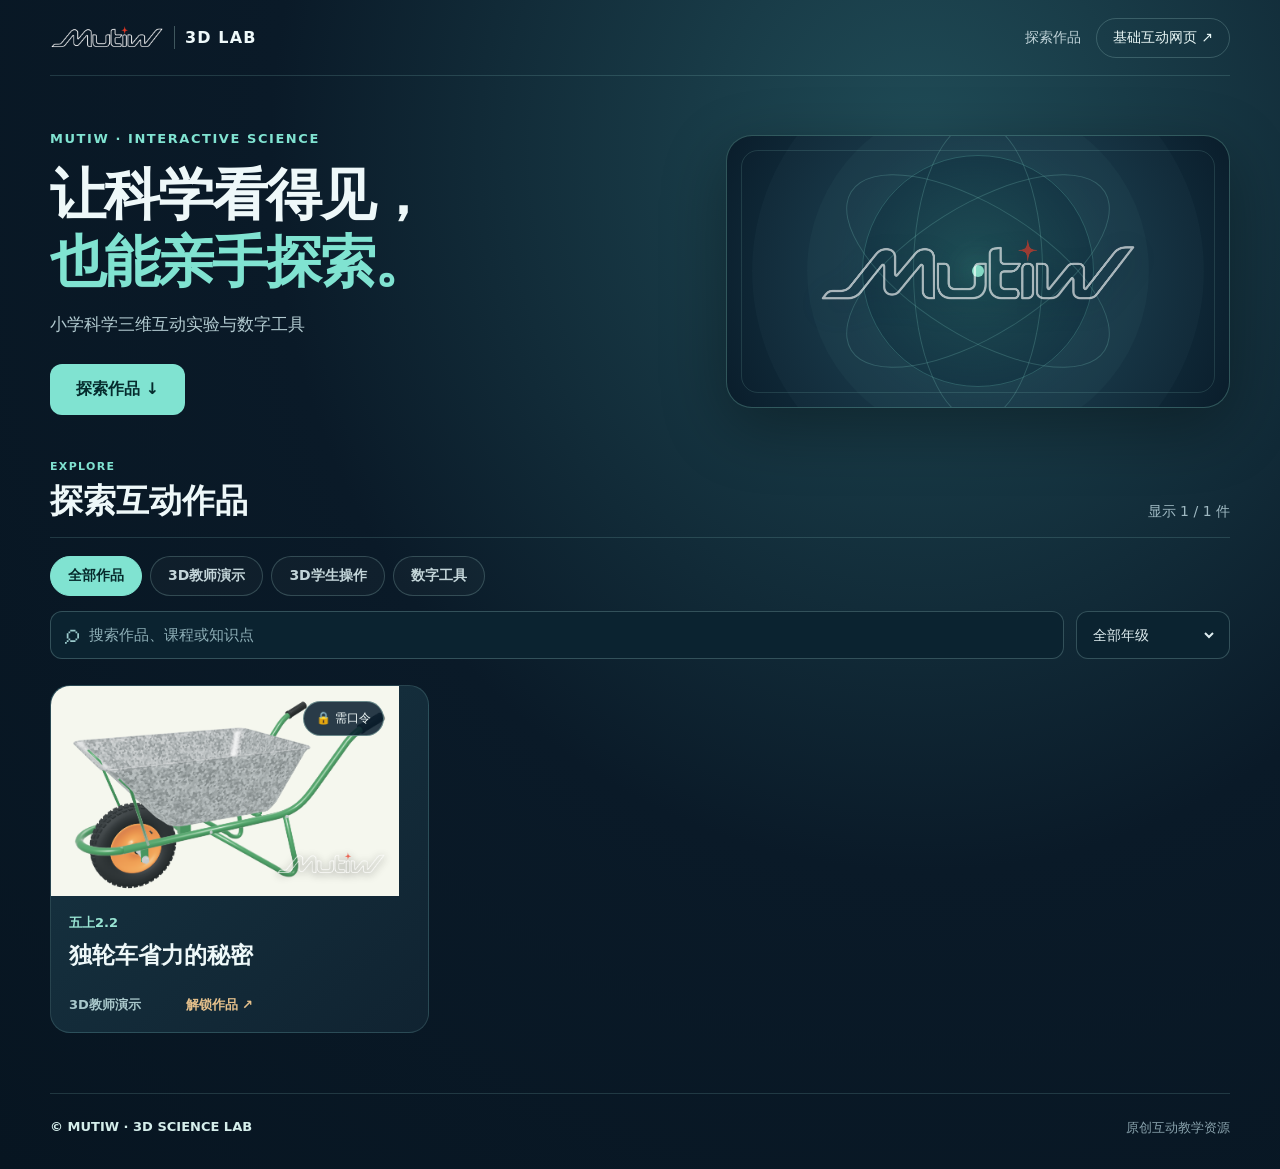
<file: index.html>
<!doctype html>
<html lang="zh-CN">
<head>
<meta charset="utf-8">
<meta name="viewport" content="width=device-width,initial-scale=1,viewport-fit=cover">
<meta name="theme-color" content="#071722">
<meta name="description" content="MUTIW 3D 科学实验室：原创三维互动教学作品与数字工具。">
<title>3D 科学实验室 · MUTIW</title>
<style>
:root{color-scheme:dark;--bg:#081722;--card:#142b39;--mint:#80e3d1;--line:#9ddbd42b;--text:#eef8f9;--muted:#a6bbc4;--gold:#e6c18c}
*{box-sizing:border-box}html{scroll-behavior:smooth}[hidden]{display:none!important}
body{margin:0;min-height:100vh;color:var(--text);font-family:"Microsoft YaHei","PingFang SC",system-ui,sans-serif;background:radial-gradient(ellipse at 72% 13%,#204c57 0,#0a1a28 50%,#071521 100%)}
button,input{font:inherit}button{cursor:pointer}button:focus-visible,a:focus-visible,input:focus-visible{outline:3px solid var(--mint);outline-offset:3px}a{color:inherit;text-decoration:none}
.wrap{width:min(1180px,calc(100% - 52px));margin:auto}
.header{height:78px;display:flex;align-items:center;justify-content:space-between;border-bottom:1px solid var(--line)}
.logo{display:flex;align-items:center;gap:10px;font-size:16px;font-weight:900;letter-spacing:.07em}
.logo .wordmark{width:114px;height:45px;object-fit:contain;display:block}.logo .brand-divider{height:23px;width:1px;background:#a0c4c35c}.logo .brand-name{white-space:nowrap}
.nav{display:flex;align-items:center;gap:15px;font-size:14px;color:#c0d3d9}.nav a:hover{color:var(--mint)}
.nav .backlink{padding:10px 16px;border:1px solid #aadad33c;border-radius:99px;color:#e9f7f6}
.hero{display:grid;grid-template-columns:.95fr 1.05fr;gap:40px;align-items:center;padding:44px 0 52px}
.eyebrow{display:inline-block;color:var(--mint);font-size:13px;font-weight:800;letter-spacing:.12em}
h1{margin:15px 0 14px;font-size:clamp(40px,5vw,64px);line-height:1.16;letter-spacing:-.045em}
h1 em{font-style:normal;color:var(--mint)}
.lead{max-width:550px;margin:0;color:#b1c9cf;font-size:clamp(16px,1.5vw,18px);line-height:1.75}
.hero-actions{margin-top:25px;display:flex;align-items:center;gap:15px;flex-wrap:wrap}
.primary{border:0;background:var(--mint);color:#052b2d;font-weight:900;border-radius:12px;padding:15px 26px;display:inline-block}
.primary:hover{background:#b2ffee}
.art{height:258px;border-radius:26px;overflow:hidden;border:1px solid #8bdbc94a;background:radial-gradient(circle at 50% 50%,#28706b50 0,#183846 40%,#0a1d2b 100%);position:relative;box-shadow:0 20px 65px #0005}
.art:before{content:"";position:absolute;left:50%;top:50%;width:230px;height:230px;border:1px solid #7ce2d13b;border-radius:50%;transform:translate(-50%,-50%);box-shadow:0 0 0 55px #a1f2e607,0 0 0 110px #a1f2e606}.art:after{content:"";position:absolute;inset:14px;border:1px solid #9de2d124;border-radius:17px;pointer-events:none}
.art .brand-watermark{width:90%;height:100%;margin:auto;display:block;object-fit:contain;position:relative;z-index:1;opacity:.75;filter:drop-shadow(0 9px 22px #0009)}
.library{padding-bottom:60px}.library-head{display:flex;align-items:end;justify-content:space-between;gap:20px;border-bottom:1px solid var(--line);padding-bottom:16px;margin-bottom:24px}
h2{font-size:clamp(25px,2.6vw,35px);margin:0;line-height:1.25}.count{font-size:14px;color:#9fb9c2}
.grid{display:grid;grid-template-columns:repeat(3,minmax(0,1fr));gap:22px}
.work{color:inherit;text-align:left;border:1px solid var(--line);border-radius:20px;overflow:hidden;background:linear-gradient(140deg,#173543,#102331);padding:0;transition:transform .2s,border-color .2s,box-shadow .2s}
.work:hover{transform:translateY(-5px);border-color:#7ce0d39c;box-shadow:0 24px 45px #0010188c}
.cover{height:210px;position:relative;overflow:hidden;background:#1b3c4a}.cover img{width:100%;height:100%;object-fit:cover;display:block;transition:transform .35s}.work:hover .cover img{transform:scale(1.045)}.cover:after{content:"";position:absolute;right:13px;bottom:11px;width:110px;height:43px;background:url("./assets/mutiw-wordmark.svg") center/contain no-repeat;opacity:.78;filter:drop-shadow(0 2px 4px #000c);pointer-events:none}
.tag{position:absolute;top:15px;right:15px;padding:8px 12px;font-size:12px;background:#071c2cda;border:1px solid #c0f3e56b;border-radius:99px;color:#f0f9f8}
.work-body{padding:20px}.type{font-size:12px;color:var(--mint);font-weight:800;letter-spacing:.06em}.work h3{font-size:23px;line-height:1.3;margin:9px 0 10px}
.foot{display:flex;align-items:center;justify-content:space-between;color:#9ab9c1;font-size:12px;margin-top:17px}.foot strong{color:var(--gold);font-size:13px}
.empty{border:1px dashed #accdc750;border-radius:20px;text-align:center;color:var(--muted);padding:50px 20px;line-height:1.9}
footer{padding:25px 0 32px;border-top:1px solid var(--line);display:flex;gap:15px;justify-content:space-between;color:#88a1ab;font-size:13px}footer strong{color:#d5eeeb}
.shade{position:fixed;inset:0;z-index:40;display:grid;place-items:center;padding:22px;background:#04121bdb;backdrop-filter:blur(9px)}
.dialog{width:min(100%,430px);max-height:calc(100vh - 28px);max-height:calc(100dvh - 28px);overflow-y:auto;padding:30px;background:linear-gradient(145deg,#193846,#102330);border:1px solid #89e1d363;border-radius:25px;box-shadow:0 35px 95px #0009;position:relative}
.x{border:0;background:#ffffff15;color:#f5ffff;border-radius:11px;font-size:23px;width:37px;height:37px;line-height:1}.dialog>.x{position:absolute;right:23px;top:23px}
.lock-symbol{height:54px;width:54px;display:grid;place-items:center;border:1px solid #83e4d369;border-radius:17px;background:#78dac723;color:#8fe9d6;font-size:28px;margin-bottom:21px}
.dialog h2{font-size:26px;padding-right:24px}.dialog p{font-size:14px;line-height:1.7;color:#aac4cc}
.dialog label{font-size:13px;font-weight:800;display:block;margin:25px 0 10px}.passline{display:flex;gap:9px}
.passline input{min-width:0;width:100%;height:53px;padding:0 14px;border:1px solid #9ac5c66b;border-radius:11px;background:#071e2d;color:white}.passline button{white-space:nowrap;padding:0 19px}
.error{min-height:18px!important;margin:13px 0 0!important;color:#ffc0ac!important}

/* 牛顿摆：传递运动的科学加载动画 */
.science-loader{padding:8px 0 2px;text-align:center}
.cradle{position:relative;width:240px;height:171px;margin:5px auto 0;background:radial-gradient(ellipse at 50% 78%,#62d7c917,transparent 70%)}
.cradle .beam{position:absolute;left:10px;right:10px;top:12px;height:9px;border-radius:9px;background:linear-gradient(180deg,#c2fbef,#327a83);box-shadow:0 2px 10px #70e7d133}
.cradle .pendulum{position:absolute;top:20px;width:40px;height:136px;transform-origin:20px 0}
.cradle .pendulum:before{content:"";position:absolute;top:0;left:19px;width:2px;height:99px;background:linear-gradient(#bafbf0,#448994)}
.cradle .pendulum:after{content:"";position:absolute;top:98px;left:0;width:40px;height:40px;border-radius:50%;border:1px solid #baf9f3a3;background:radial-gradient(circle at 30% 24%,#fff6c8 0,#b4fae9 14%,#63c9bb 48%,#236c79 80%,#14465e 100%);box-shadow:inset -5px -5px 9px #063d4b80,0 5px 12px #020e1670}
.cradle .p1{left:20px;animation:cradle-left 2.45s ease-in-out infinite}
.cradle .p2{left:60px}.cradle .p3{left:100px}.cradle .p4{left:140px}
.cradle .p5{left:180px;animation:cradle-right 2.45s ease-in-out infinite}
@keyframes cradle-left{0%,100%{transform:rotate(-28deg)}20%,62%{transform:rotate(0deg)}84%{transform:rotate(-28deg)}}
@keyframes cradle-right{0%,20%,62%,100%{transform:rotate(0deg)}41%{transform:rotate(28deg)}}
.science-note{color:var(--mint);font-size:12px;letter-spacing:.08em;margin:0 0 15px}
.loading-message{color:#effaf8!important;font-size:17px!important;font-weight:800;margin:0 0 14px!important}
.load-track{height:9px;overflow:hidden;border-radius:100px;border:1px solid #8cd7cd30;background:#091d2a;position:relative}
.load-fill{display:block;height:100%;width:0;border-radius:100px;background:linear-gradient(90deg,#50cdb8,#b8ffde);transition:width .2s ease;box-shadow:0 0 15px #7debd099}
.load-track.indeterminate .load-fill{width:36%!important;animation:science-progress 1.5s ease-in-out infinite}
@keyframes science-progress{0%{transform:translateX(-110%)}100%{transform:translateX(310%)}}
.loading-detail{color:#aac7c9!important;font-size:12px!important;min-height:20px;margin:11px 0 0!important}
@media(prefers-reduced-motion:reduce){.cradle .pendulum,.load-track.indeterminate .load-fill{animation:none!important}.cradle .p1{transform:rotate(-17deg)}.cradle .p5{transform:rotate(17deg)}}

.viewer{position:fixed;z-index:30;inset:0;background:#0c1a27;display:flex;flex-direction:column}.viewerbar{height:64px;background:#0b2531;display:flex;align-items:center;gap:14px;padding:0 17px;border-bottom:1px solid var(--line)}
.viewerbar button{color:var(--text);background:#ffffff12;border:1px solid #ffffff20;padding:10px 14px;border-radius:10px}.viewerbar strong{font-size:16px;overflow:hidden;white-space:nowrap;text-overflow:ellipsis}.spacer{flex:1}.viewer iframe{width:100%;flex:1;border:0;background:#0c2230}

/* 2026 首页导航重构：类别 × 年级 × 搜索，保留原解锁器 */
.sr-only{position:absolute;width:1px;height:1px;overflow:hidden;clip:rect(0,0,0,0);white-space:nowrap}
.header{min-height:76px;height:auto;padding:11px 0}
.hero{padding:52px 0 45px;grid-template-columns:1.12fr .88fr;gap:34px}
.hero h1{font-size:clamp(36px,4.35vw,59px);line-height:1.2;letter-spacing:-.035em;white-space:nowrap}
.hero .lead{font-size:17px;line-height:1.7}
.hero .art{height:273px;isolation:isolate;background:radial-gradient(circle at 50% 50%,#225b5d77 0,#143343 49%,#0a1d2b 100%)}
.hero .art .brand-watermark{width:64%;opacity:.64;filter:drop-shadow(0 8px 14px #071f32b8)}
.hero .art .atom-orbit{position:absolute;border:1px solid #8bdccc38;border-radius:50%;left:50%;top:50%;width:300px;height:130px;transform:translate(-50%,-50%) rotate(-32deg)}
.hero .art .orbit-b{transform:translate(-50%,-50%) rotate(32deg)}
.hero .art .orbit-c{transform:translate(-50%,-50%) rotate(90deg)}
.hero .art .atom-core{position:absolute;left:50%;top:50%;width:12px;height:12px;transform:translate(-50%,-50%);background:#8ee7cf;border-radius:50%;box-shadow:0 0 30px #74e5ccbb}
.library-head{margin-bottom:18px;padding-bottom:16px;align-items:end}
.library-head .eyebrow{display:block;font-size:11px;margin-bottom:7px}
.finder{display:flex;flex-direction:column;gap:15px;margin-bottom:26px}
.type-filters{display:flex;gap:8px;flex-wrap:wrap}
.filter{border:1px solid #a8dad53b;background:#ffffff07;color:#c3d5d9;padding:10px 17px;border-radius:999px;font-size:14px;font-weight:700;transition:background .15s,border-color .15s}
.filter:hover{border-color:#85d9ca;color:#effffc}
.filter.active{background:var(--mint);border-color:var(--mint);color:#062a2c}
.find-tools{display:flex;gap:12px;align-items:center}
.search-field,.grade-field{display:flex;align-items:center;height:48px;background:#0b2330;border:1px solid #a8d7d241;border-radius:12px}
.search-field{flex:1;min-width:150px;padding:0 14px;gap:8px}
.search-symbol{font-size:28px;line-height:1;transform:translateY(-2px);color:#9bcbcc}
.search-field input{width:100%;height:100%;outline:none;border:0;color:#edf9fa;background:transparent;font-size:15px}
.search-field input::placeholder{color:#8eafb7}
.search-field:focus-within,.grade-field:focus-within{border-color:var(--mint);box-shadow:0 0 0 2px #8de7d12f}
.grade-field{min-width:154px;padding:0 12px}
.grade-field select{height:100%;width:100%;border:0;background:transparent;color:#dfedf0;cursor:pointer;font:inherit;font-size:14px;outline:0}
.grade-field select option{background:#122b38;color:#e7f8f6}
.work{display:flex;flex-direction:column}
.work-body{flex:1;display:flex;flex-direction:column;padding:18px}
.work .foot{margin-top:auto;padding-top:14px}
.work .type{color:#a9c8cb;letter-spacing:0;font-size:13px}
.work h3{margin:9px 0 11px}
.work .location{color:#99e5d4;font-size:13px;font-weight:800}
.empty{margin-top:4px}
@media(max-width:950px){.hero h1{font-size:clamp(35px,5vw,48px)}.hero .art{height:232px}.hero .art .atom-orbit{width:240px;height:110px}}
@media(max-width:650px){.hero{padding:34px 0 31px}.hero h1{white-space:normal;font-size:clamp(35px,8vw,46px)}.finder{gap:12px;margin-bottom:22px}.type-filters{flex-wrap:nowrap;overflow-x:auto;padding-bottom:4px;scrollbar-width:thin}.filter{white-space:nowrap;font-size:13px;padding:9px 13px}.find-tools{flex-direction:column;align-items:stretch;gap:9px}.search-field,.grade-field{height:48px;width:100%}.grade-field{min-width:0}.library-head{align-items:center}.count{white-space:nowrap;font-size:12px}}
@media(prefers-reduced-motion:reduce){.filter{transition:none}}
@media(max-width:950px){.hero{gap:22px}.art{height:224px}.grid{grid-template-columns:repeat(2,minmax(0,1fr))}}
@media(max-width:650px){.wrap{width:calc(100% - 32px)}.header{height:68px}.logo{gap:7px}.logo .wordmark{width:85px;height:32px}.logo .brand-name{font-size:12px}.logo .brand-divider{height:19px}.nav a:first-child{display:none}.nav .backlink{font-size:12px;padding:8px}.hero{display:block;padding:34px 0 36px}.art{display:none}.hero-actions{margin-top:22px}.grid{grid-template-columns:1fr}.cover{height:215px}.work h3{font-size:21px}footer{flex-direction:column;gap:8px}.viewerbar{padding:0 8px;gap:8px}.viewerbar button{padding:9px}.viewerbar strong{font-size:13px}}
@media(prefers-reduced-motion:reduce){*,*:before,*:after{transition:none!important;scroll-behavior:auto!important}}
</style>
</head>
<body>
<div class="wrap">
<header class="header">
<a class="logo" href="./" aria-label="MUTIW 3D 科学实验室首页"><img class="wordmark" src="./assets/mutiw-wordmark.svg" alt="MUTIW"><span class="brand-divider"></span><span class="brand-name">3D LAB</span></a>
<nav class="nav" aria-label="导航"><a href="#works">探索作品</a><a class="backlink" href="https://mutiwangn.github.io/AI-html/" target="_blank" rel="noopener">基础互动网页 ↗</a></nav>
</header>
<main>
<section class="hero" aria-labelledby="site-title">
<div><span class="eyebrow">MUTIW · INTERACTIVE SCIENCE</span><h1 id="site-title">让科学看得见，<br><em>也能亲手探索。</em></h1><p class="lead">小学科学三维互动实验与数字工具</p><div class="hero-actions"><a class="primary" href="#works">探索作品 <span aria-hidden="true">↓</span></a></div></div>
<div class="art" aria-hidden="true"><div class="atom-orbit orbit-a"></div><div class="atom-orbit orbit-b"></div><div class="atom-orbit orbit-c"></div><div class="atom-core"></div><img class="brand-watermark" src="./assets/mutiw-wordmark.svg" alt=""></div>
</section>
<section class="library" id="works" aria-label="互动作品库">
<div class="library-head"><div><span class="eyebrow">EXPLORE</span><h2>探索互动作品</h2></div><span class="count" id="count">正在加载…</span></div>
<div class="finder" aria-label="筛选作品">
<div class="type-filters" role="group" aria-label="作品类别">
<button class="filter active" type="button" data-type="all" aria-pressed="true">全部作品</button>
<button class="filter" type="button" data-type="3D教师演示" aria-pressed="false">3D教师演示</button>
<button class="filter" type="button" data-type="3D学生操作" aria-pressed="false">3D学生操作</button>
<button class="filter" type="button" data-type="数字工具" aria-pressed="false">数字工具</button>
</div>
<div class="find-tools">
<label class="search-field"><span class="search-symbol" aria-hidden="true">⌕</span><input id="work-search" type="search" autocomplete="off" placeholder="搜索作品、课程或知识点" aria-label="搜索作品、课程或知识点"></label>
<label class="grade-field"><span class="sr-only">按年级筛选</span><select id="grade-filter" aria-label="按年级筛选"><option value="all">全部年级</option><option value="一">一年级</option><option value="二">二年级</option><option value="三">三年级</option><option value="四">四年级</option><option value="五">五年级</option><option value="六">六年级</option></select></label>
</div>
</div>
<div class="grid" id="grid"></div><div class="empty" id="empty" hidden>暂无符合条件的作品，请调整筛选条件。</div>
</section>
</main>
<footer><div><strong>© MUTIW · 3D SCIENCE LAB</strong></div><div>原创互动教学资源</div></footer>
</div>
<div class="shade" id="shade" hidden>
<section class="dialog" role="dialog" aria-modal="true" aria-labelledby="unlock-title">
<button class="x" id="close" type="button" aria-label="关闭">×</button>
<div class="lock-symbol" aria-hidden="true">🔒</div><h2 id="unlock-title">解锁作品</h2>
<form id="form" autocomplete="off"><label for="password">作品口令</label><div class="passline"><input id="password" type="password" autocomplete="off" placeholder="请输入解锁口令" required spellcheck="false"><button class="primary" id="submit" type="submit">解锁</button></div><p class="error" id="error" role="status" aria-live="polite"></p></form>
<div class="science-loader" id="science-loader" hidden>
<div class="cradle" aria-hidden="true"><span class="beam"></span><span class="pendulum p1"></span><span class="pendulum p2"></span><span class="pendulum p3"></span><span class="pendulum p4"></span><span class="pendulum p5"></span></div>
<p class="science-note">牛顿摆 · 运动的传递</p>
<p class="loading-message" id="loading-message" role="status" aria-live="polite">正在准备互动实验…</p>
<div class="load-track indeterminate" id="load-track" role="progressbar" aria-label="作品数据读取进度" aria-valuemin="0" aria-valuemax="100"><span class="load-fill" id="load-fill"></span></div>
<p class="loading-detail" id="loading-detail">请稍候</p>
</div>
</section></div>
<section class="viewer" id="viewer" hidden aria-label="互动作品"><div class="viewerbar"><button id="back" type="button">← 返回</button><strong id="viewer-title"></strong><span class="spacer"></span><button id="fullscreen" type="button">⛶ 全屏</button></div><iframe id="frame" title="三维互动作品" allow="camera; microphone; autoplay; fullscreen" allowfullscreen></iframe></section>
<script>
(function(){
'use strict';
var grid=document.getElementById('grid'),shade=document.getElementById('shade'),viewer=document.getElementById('viewer');
var password=document.getElementById('password'),error=document.getElementById('error'),submit=document.getElementById('submit');
var frame=document.getElementById('frame'),active=null,previousFocus=null,busy=false;
var form=document.getElementById('form'),loader=document.getElementById('science-loader'),loadMessage=document.getElementById('loading-message'),loadDetail=document.getElementById('loading-detail'),loadTrack=document.getElementById('load-track'),loadFill=document.getElementById('load-fill');
function loadingStep(message,done,total){
  loadMessage.textContent=message;
  if(Number.isInteger(total)&&total>0){var pct=Math.round(100*done/total);loadTrack.classList.remove('indeterminate');loadTrack.setAttribute('aria-valuenow',String(pct));loadFill.style.width=pct+'%';loadDetail.textContent='已读取 '+done+' / '+total+' 份数据';}
  else{loadTrack.classList.add('indeterminate');loadTrack.removeAttribute('aria-valuenow');loadFill.style.width='36%';loadDetail.textContent='请稍候，正在准备实验';}
}
function showLoading(){form.hidden=true;loader.hidden=false;loadingStep('正在启动科学实验…');}
function hideLoading(){loader.hidden=true;form.hidden=false;}
function nextPaint(){return new Promise(function(resolve){requestAnimationFrame(function(){setTimeout(resolve,0);});});}
function el(tag,cls,text){var n=document.createElement(tag);if(cls)n.className=cls;if(text!==undefined)n.textContent=text;return n;}
function validPath(s){return typeof s==='string'&&/^[a-zA-Z0-9_./-]+$/.test(s)&&!s.includes('..')&&!s.startsWith('/');}
var allWorks=[],selectedType='all',selectedGrade='all',searchQuery='';
function normalize(s){return String(s||'').toLowerCase().replace(/\s+/g,'');}
function validWork(w){return !!(w&&!w.demo&&typeof w.id==='string'&&validPath(w.file)&&validPath(w.cover));}
function render(){
grid.replaceChildren();
var filtered=allWorks.filter(function(w){
if(!validWork(w))return false;
if(selectedType!=='all'&&w.type!==selectedType)return false;
if(selectedGrade!=='all'&&!String(w.grade||'').startsWith(selectedGrade))return false;
if(searchQuery){
var fields=[w.title,w.grade,w.type,w.description,w.topic,w.subject,w.keywords,Array.isArray(w.tags)?w.tags.join(' '):''].join(' ');
if(!normalize(fields).includes(searchQuery))return false;
}
return true;
});
filtered.forEach(function(w){
var card=el('button','work');card.type='button';card.setAttribute('aria-label','解锁：'+w.title);
var cover=el('div','cover'),img=el('img');img.src=w.cover;img.alt='';img.loading='lazy';cover.append(img,el('span','tag','🔒 需口令'));
var body=el('div','work-body');body.append(el('div','location',w.grade||'科学互动'),el('h3','',w.title||'未命名'));
var foot=el('div','foot');foot.append(el('span','type',w.type||'三维互动'),el('strong','','解锁作品 ↗'));body.append(foot);card.append(cover,body);
card.addEventListener('click',function(){previousFocus=card;openDialog(w);});grid.append(card);
});
document.getElementById('count').textContent='显示 '+filtered.length+' / '+allWorks.filter(validWork).length+' 件';
var empty=document.getElementById('empty');empty.hidden=filtered.length>0;empty.textContent=allWorks.filter(validWork).length?'暂无符合条件的作品，请调整筛选条件。':'新作品正在筹备中，敬请期待。';
}
function openDialog(w){active=w;busy=false;hideLoading();password.value='';error.textContent='';submit.disabled=false;submit.textContent='解锁';document.getElementById('unlock-title').textContent=w.title;shade.hidden=false;document.body.style.overflow='hidden';password.focus();}
function closeDialog(){if(busy)return;shade.hidden=true;active=null;password.value='';document.body.style.overflow='';if(previousFocus)previousFocus.focus();}
function bytes64(s){var raw=atob(s),arr=new Uint8Array(raw.length);for(var i=0;i<raw.length;i++)arr[i]=raw.charCodeAt(i);return arr;}
async function decrypt(file,pwd){
if(!window.crypto||!window.crypto.subtle)throw new Error('当前浏览器不支持安全解密，请通过 HTTPS 使用最新版浏览器。');
var response=await fetch(file,{cache:'no-store'});if(!response.ok)throw new Error('作品文件无法加载，请检查网络。');
var data=await response.json();
if((data.version!==1&&data.version!==2)||data.algorithm!=='AES-256-GCM'||data.kdf!=='PBKDF2-SHA256'||!Number.isInteger(data.iterations)||data.iterations<100000||data.iterations>1000000)throw new Error('作品加密格式不受支持。');
var ciphertext;
if(data.version===1){
  if(typeof data.data!=='string')throw new Error('作品密文格式不正确。');
  loadingStep('正在读取加密数据');await nextPaint();
  ciphertext=bytes64(data.data);
}else{
  if(!Array.isArray(data.parts)||data.parts.length<2||data.parts.length>32||!Number.isInteger(data.byteLength)||data.byteLength<1||data.byteLength>65*1024*1024)throw new Error('作品分片清单格式不正确。');
  var blocks=[],total=0;
  loadingStep('正在读取加密数据',0,data.parts.length);await nextPaint();
  for(var j=0;j<data.parts.length;j+=3){
    var group=await Promise.all(data.parts.slice(j,j+3).map(async function(path){
      if(!validPath(path)||!path.startsWith('./encrypted/'))throw new Error('作品分片路径不安全。');
      var partResponse=await fetch(path,{cache:'no-store'});
      if(!partResponse.ok)throw new Error('作品密文分片无法加载，请稍后重试。');
      var encoded=(await partResponse.text()).trim();
      if(encoded.length<4||encoded.length>4.2*1024*1024||!/^[A-Za-z0-9+/]+={0,2}$/.test(encoded))throw new Error('作品密文分片内容无效。');
      return encoded;
    }));
    for(var k=0;k<group.length;k++){
      var block=bytes64(group[k]);blocks.push(block);total+=block.length;
      if(block.length<1||block.length>3*1024*1024||total>65*1024*1024)throw new Error('作品密文分片大小异常。');
      loadingStep('正在读取加密数据',j+k+1,data.parts.length);
      await nextPaint();
    }
  }
  if(total!==data.byteLength)throw new Error('作品密文不完整，请刷新后重试。');
  ciphertext=new Uint8Array(total);
  for(var pos=0,m=0;m<blocks.length;m++){ciphertext.set(blocks[m],pos);pos+=blocks[m].length;}
}
loadingStep('正在验证口令并解密');await nextPaint();
var material=await crypto.subtle.importKey('raw',new TextEncoder().encode(pwd),'PBKDF2',false,['deriveKey']);
var key=await crypto.subtle.deriveKey({name:'PBKDF2',salt:bytes64(data.salt),iterations:data.iterations,hash:'SHA-256'},material,{name:'AES-GCM',length:256},false,['decrypt']);
var plain=await crypto.subtle.decrypt({name:'AES-GCM',iv:bytes64(data.iv),tagLength:128},key,ciphertext);
loadingStep('正在开启互动实验');await nextPaint();
return new TextDecoder('utf-8',{fatal:true}).decode(plain);
}
async function openViewer(markup,w){
document.getElementById('viewer-title').textContent=w.title;viewer.hidden=false;
var ready=new Promise(function(resolve){
  var finished=false,timer;
  function reveal(){if(finished)return;finished=true;clearTimeout(timer);frame.removeEventListener('load',reveal);resolve();}
  frame.addEventListener('load',reveal);timer=setTimeout(reveal,8000);
});
frame.srcdoc=markup;
await ready;
shade.hidden=true;password.value='';active=null;document.title=w.title+' · MUTIW';
}
function closeViewer(){frame.removeAttribute('srcdoc');frame.src='about:blank';viewer.hidden=true;document.body.style.overflow='';document.title='3D 科学实验室 · MUTIW';if(previousFocus)previousFocus.focus();}
document.getElementById('close').addEventListener('click',closeDialog);
shade.addEventListener('click',function(e){if(e.target===shade)closeDialog();});
document.getElementById('form').addEventListener('submit',async function(e){
e.preventDefault();if(busy||!active)return;
var w=active;busy=true;submit.disabled=true;submit.textContent='解锁中…';error.textContent='';showLoading();
try{await nextPaint();var html=await decrypt(w.file,password.value);await openViewer(html,w);}
catch(ex){error.textContent=ex.name==='OperationError'?'口令不正确，请再试一次。':(ex.message||'解锁失败，请稍后重试。');hideLoading();password.focus();password.select();}
finally{busy=false;submit.disabled=false;submit.textContent='解锁';hideLoading();}
});
document.getElementById('back').addEventListener('click',closeViewer);
document.getElementById('fullscreen').addEventListener('click',function(){var fn=viewer.requestFullscreen||viewer.webkitRequestFullscreen;if(fn){var result=fn.call(viewer);if(result&&result.catch)result.catch(function(){});}});
document.addEventListener('keydown',function(e){if(e.key==='Escape'&&!shade.hidden)closeDialog();else if(e.key==='Escape'&&!viewer.hidden&&!document.fullscreenElement)closeViewer();});
document.querySelectorAll('[data-type]').forEach(function(button){button.addEventListener('click',function(){selectedType=button.getAttribute('data-type');document.querySelectorAll('[data-type]').forEach(function(b){var active=b===button;b.classList.toggle('active',active);b.setAttribute('aria-pressed',String(active));});render();});});
document.getElementById('grade-filter').addEventListener('change',function(e){selectedGrade=e.target.value;render();});
document.getElementById('work-search').addEventListener('input',function(e){searchQuery=normalize(e.target.value);render();});
fetch('./catalog.json',{cache:'no-store'}).then(function(r){if(!r.ok)throw Error('catalog');return r.json();}).then(function(list){allWorks=Array.isArray(list)?list:[];render();}).catch(function(){grid.replaceChildren(el('div','empty','作品目录加载失败，请刷新重试。'));document.getElementById('count').textContent='加载失败';});
})();
</script>
</body>
</html>
</file>
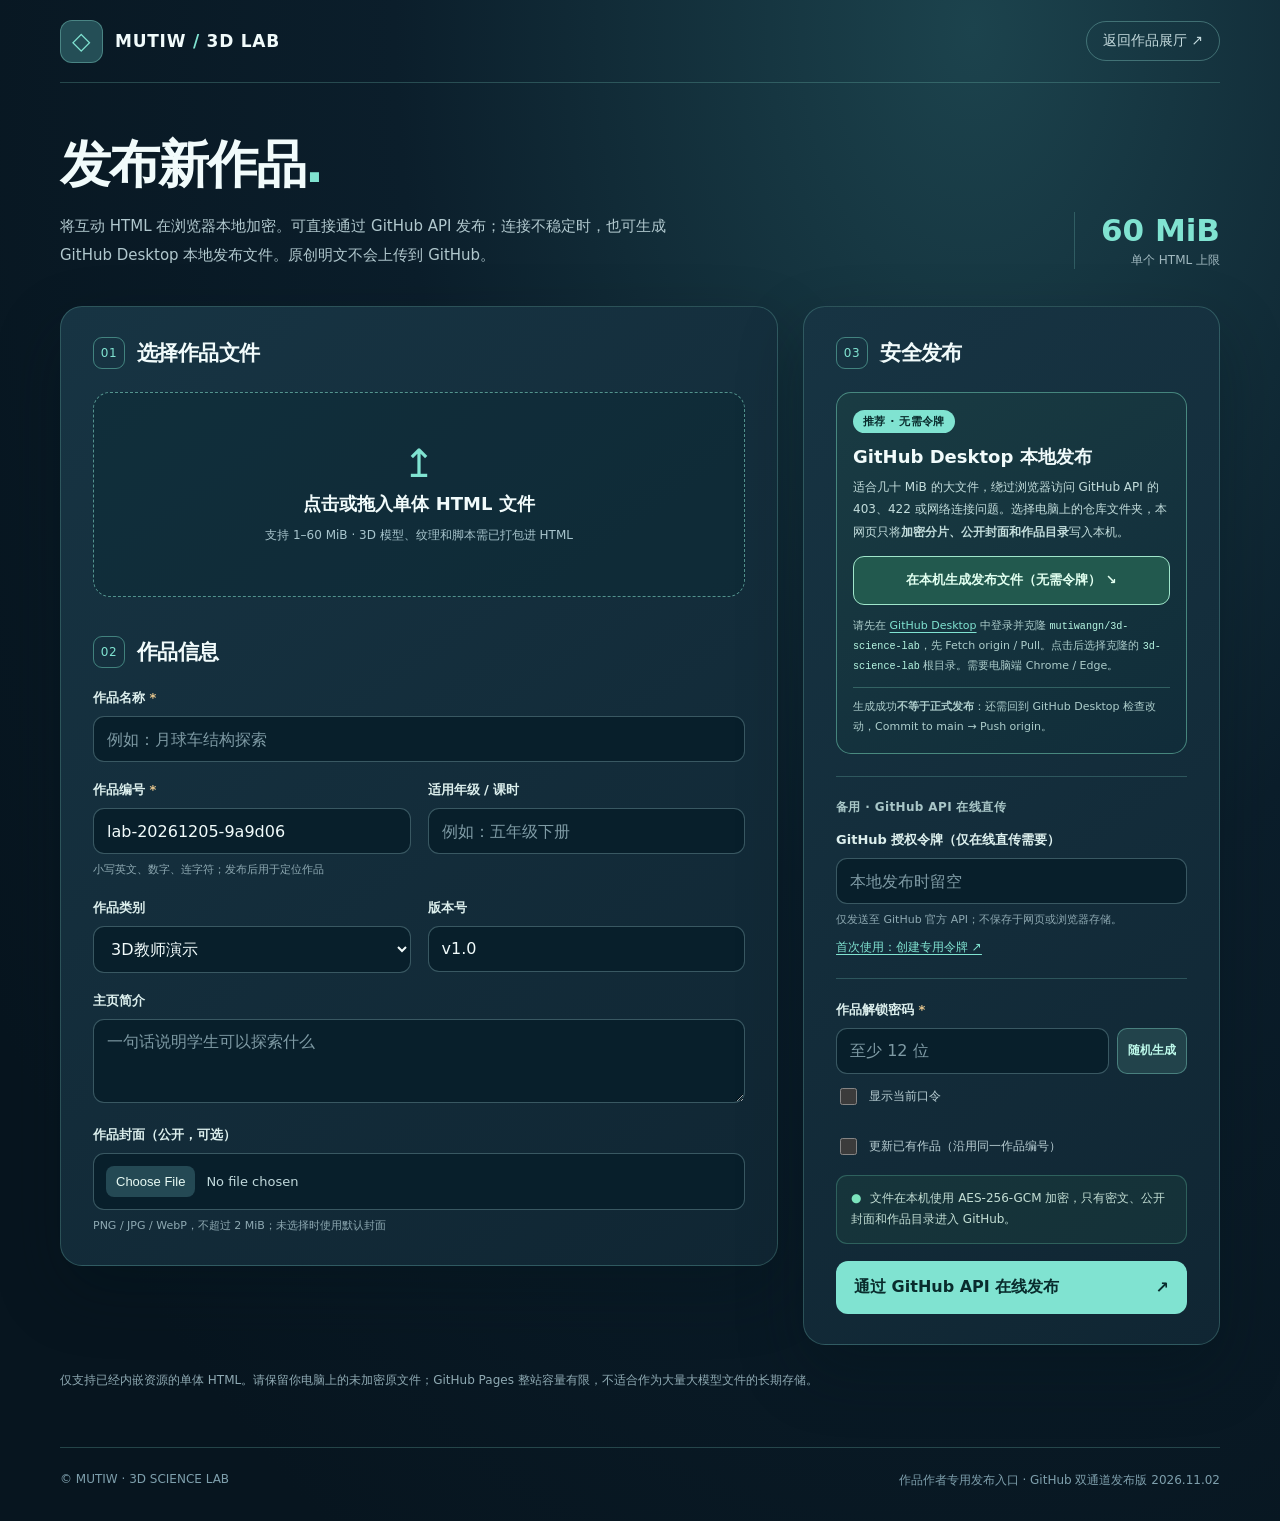
<file: upload.html>
<!doctype html>
<html lang="zh-CN">
<head>
<meta charset="utf-8">
<meta name="viewport" content="width=device-width,initial-scale=1,viewport-fit=cover">
<meta name="theme-color" content="#071722">
<meta name="description" content="MUTIW 3D科学实验室：作品所有者本地加密与安全发布入口。">
<meta http-equiv="Content-Security-Policy" content="default-src 'none'; base-uri 'none'; object-src 'none'; script-src 'self'; style-src 'self'; img-src 'self' blob: data:; connect-src https://api.github.com; form-action 'none'; upgrade-insecure-requests">
<meta name="referrer" content="no-referrer">
<title>作品发布工作台 · MUTIW 3D LAB</title>
<link rel="stylesheet" href="./uploader.css">
<script src="./uploader.js?v=20261102-local-v3" defer></script>
</head>
<body>
<div class="shell">
<header class="topbar">
  <a class="brand" href="./"><span class="mark" aria-hidden="true">◇</span><span>MUTIW <span class="accent">/</span> 3D LAB</span></a>
  <a class="backlink" href="./">返回作品展厅 ↗</a>
</header>
<main>
  <section class="intro">
    <div><h1>发布新作品<span class="dot">.</span></h1><p>将互动 HTML 在浏览器本地加密。可直接通过 GitHub API 发布；连接不稳定时，也可生成 GitHub Desktop 本地发布文件。原创明文不会上传到 GitHub。</p></div>
    <div class="capacity"><strong>60 MiB</strong><span>单个 HTML 上限</span></div>
  </section>
  <form id="upload-form" autocomplete="off" novalidate>
  <div class="workspace">
    <section class="editor" aria-label="作品信息">
      <div class="section-title"><span class="num">01</span><h2>选择作品文件</h2></div>
      <label class="dropzone" id="dropzone" for="file">
        <input id="file" name="file" type="file" accept=".html,.htm,text/html" required>
        <span class="upload-icon" aria-hidden="true">↥</span>
        <strong id="drop-title">点击或拖入单体 HTML 文件</strong>
        <span id="file-hint">支持 1–60 MiB · 3D 模型、纹理和脚本需已打包进 HTML</span>
      </label>
      <div class="section-title next"><span class="num">02</span><h2>作品信息</h2></div>
      <div class="form-grid">
        <div class="field full"><label for="title">作品名称 <em>*</em></label><input id="title" name="title" type="text" maxlength="70" placeholder="例如：月球车结构探索" required></div>
        <div class="field"><label for="slug">作品编号 <em>*</em></label><input id="slug" name="slug" type="text" maxlength="64" pattern="[a-z0-9][a-z0-9-]{1,63}" spellcheck="false" required><small>小写英文、数字、连字符；发布后用于定位作品</small></div>
        <div class="field"><label for="grade">适用年级 / 课时</label><input id="grade" name="grade" type="text" maxlength="60" placeholder="例如：五年级下册"></div>
        <div class="field"><label for="type">作品类别</label><select id="type" name="type"><option>3D教师演示</option><option>3D学生操作</option><option>数字工具</option></select></div>
        <div class="field"><label for="version">版本号</label><input id="version" name="version" type="text" maxlength="28" value="v1.0" placeholder="v1.0"></div>
        <div class="field full"><label for="description">主页简介</label><textarea id="description" name="description" maxlength="180" rows="2" placeholder="一句话说明学生可以探索什么"></textarea></div>
        <div class="field full"><label for="cover">作品封面（公开，可选）</label><input id="cover" name="cover" type="file" accept=".png,.jpg,.jpeg,.webp,image/png,image/jpeg,image/webp"><small>PNG / JPG / WebP，不超过 2 MiB；未选择时使用默认封面</small></div>
      </div>
    </section>
    <aside class="publish" aria-label="安全发布设置">
      <div class="section-title"><span class="num">03</span><h2>安全发布</h2></div>
<section class="offline-option" aria-label="GitHub Desktop 本地发布">
        <span class="recommend">推荐 · 无需令牌</span>
        <h3>GitHub Desktop 本地发布</h3>
        <p>适合几十 MiB 的大文件，绕过浏览器访问 GitHub API 的 403、422 或网络连接问题。选择电脑上的仓库文件夹，本网页只将<strong>加密分片、公开封面和作品目录</strong>写入本机。</p>
        <button type="button" class="offline-button" id="local-export">在本机生成发布文件（无需令牌） ↘</button>
        <small>请先在 <a href="https://desktop.github.com/" target="_blank" rel="noopener noreferrer">GitHub Desktop</a> 中登录并克隆 <code>mutiwangn/3d-science-lab</code>，先 Fetch origin / Pull。点击后选择克隆的 <code>3d-science-lab</code> 根目录。需要电脑端 Chrome / Edge。</small>
        <small class="manual-step">生成成功<strong>不等于正式发布</strong>：还需回到 GitHub Desktop 检查改动，Commit to main → Push origin。</small>
      </section>
      <div class="divider"></div>
      <p class="online-label">备用 · GitHub API 在线直传</p>
      <div class="field"><label for="token">GitHub 授权令牌（仅在线直传需要）</label><input id="token" type="password" autocomplete="off" autocapitalize="off" spellcheck="false" placeholder="本地发布时留空"><small>仅发送至 GitHub 官方 API；不保存于网页或浏览器存储。</small><a class="help-link" href="https://github.com/settings/personal-access-tokens/new" target="_blank" rel="noopener noreferrer">首次使用：创建专用令牌 ↗</a></div>
      <div class="divider"></div>
      <div class="field"><label for="work-password">作品解锁密码 <em>*</em></label><div class="password-row"><input id="work-password" type="password" minlength="12" autocomplete="new-password" spellcheck="false" placeholder="至少 12 位" required><button id="generate" type="button" class="secondary">随机生成</button></div><label class="checkline compact"><input id="show-password" type="checkbox"><span>显示当前口令</span></label></div>
      <label class="checkline replace"><input id="replace" type="checkbox"><span>更新已有作品（沿用同一作品编号）</span></label>
      <p class="privacy"><span aria-hidden="true">●</span> 文件在本机使用 AES-256-GCM 加密，只有密文、公开封面和作品目录进入 GitHub。</p>
      <button class="publish-button" id="publish" type="submit">通过 GitHub API 在线发布 <span aria-hidden="true">↗</span></button>
      <div class="progress" id="progress" hidden role="status" aria-live="polite"><strong id="stage">准备中…</strong><div class="progress-track"><span id="progress-fill"></span></div><p id="progress-note"></p></div>
      <p class="feedback" id="feedback" role="alert" aria-live="assertive"></p>
      <div class="success" id="success" hidden>
        <strong id="success-title">✓ 已提交到 GitHub</strong>
        <p id="success-note">Pages 部署通常需要稍等片刻。请自行打开展厅，使用刚设置的密码验证作品。</p>
        <ol id="local-steps" hidden class="local-steps">
          <li>打开 GitHub Desktop，确认修改仅包括 <code>encrypted/</code>、<code>catalog.json</code> 和可选 <code>covers/</code>，不要提交原创明文 HTML。</li>
          <li>点击 <strong>Commit to main</strong>，然后点击 <strong>Push origin</strong>。</li>
          <li>等待 GitHub Pages 部署；在作品展厅用新密码试解锁。</li>
          <li>返回此页，复制登记信息到私人 Notion 台账；确认已推送后，将台账状态改为“已发布”。</li>
        </ol>
        <a id="commit-link" target="_blank" rel="noopener noreferrer">查看本次提交 ↗</a>
        <a href="./" target="_blank" rel="noopener noreferrer">打开作品展厅 ↗</a>
        <button type="button" id="copy-record" class="record-button">复制 Notion 登记信息</button>
        <a href="https://app.notion.com/p/9d44ca7a087c497abdd494c99abfc243" target="_blank" rel="noopener noreferrer">打开私人密码台账 ↗</a>
        <small>请手动将复制的密码信息登记到 Notion；本入口暂不自动同步。</small>
      </div>
    </aside>
  </div>
  </form>
  <p class="bottom-note">仅支持已经内嵌资源的单体 HTML。请保留你电脑上的未加密原文件；GitHub Pages 整站容量有限，不适合作为大量大模型文件的长期存储。</p>
</main>
<footer><span>© MUTIW · 3D SCIENCE LAB</span><span>作品作者专用发布入口 · GitHub 双通道发布版 2026.11.02</span></footer>
</div>
</body>
</html>
</file>
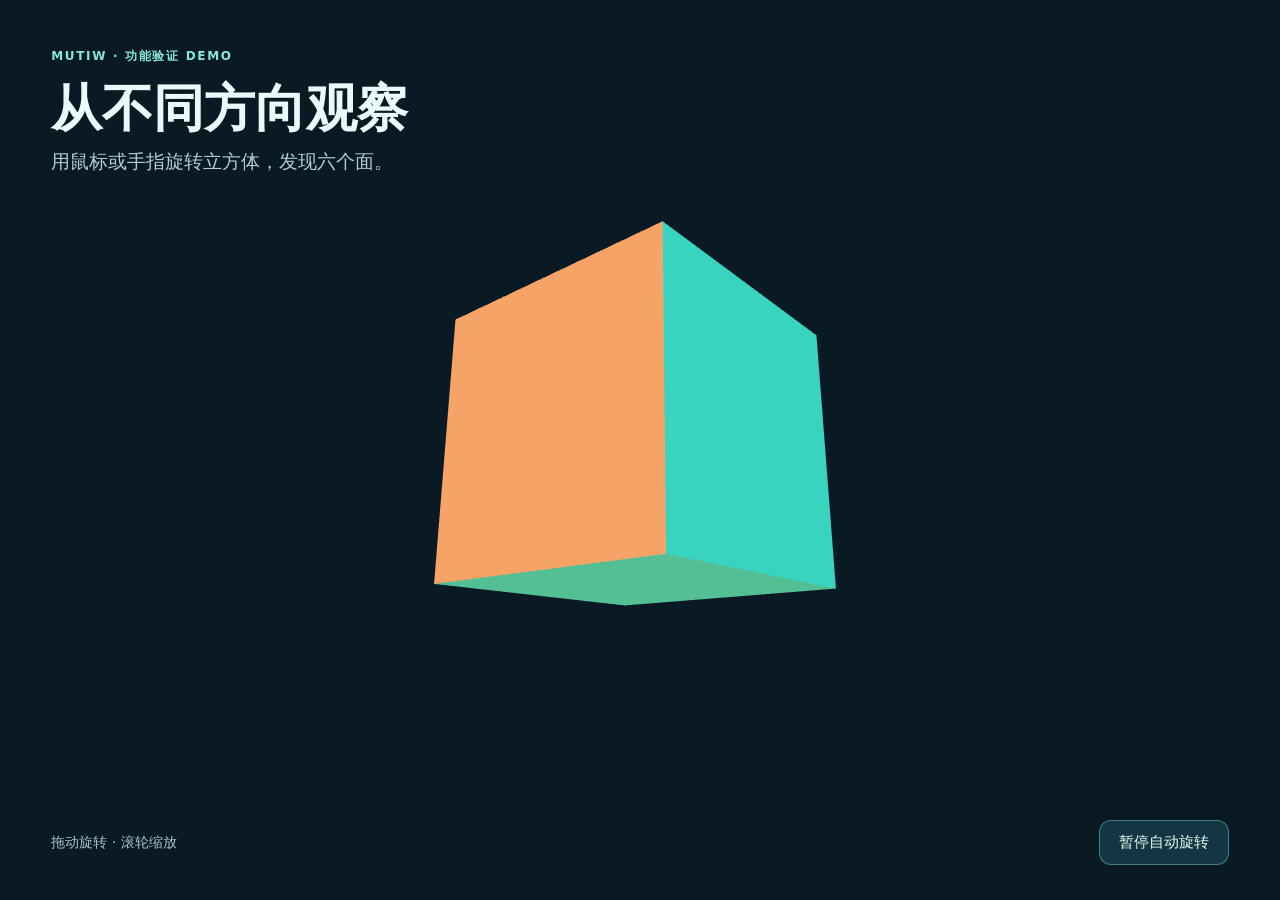
<file: tools/demo-source.html>
<!doctype html>
<html lang="zh-CN"><head><meta charset="utf-8"><meta name="viewport" content="width=device-width,initial-scale=1">
<title>三维旋转 · 加密解锁演示</title><style>
*{box-sizing:border-box}html,body{margin:0;width:100%;height:100%;overflow:hidden;color:#eaf9fa;background:#081923;font-family:"Microsoft YaHei","PingFang SC",system-ui,sans-serif}
#stage{position:absolute;inset:0;width:100%;height:100%;touch-action:none;cursor:grab}#stage:active{cursor:grabbing}
.info{position:absolute;top:clamp(20px,4vw,48px);left:clamp(20px,4vw,52px);pointer-events:none}.badge{font-size:12px;color:#88e8d6;font-weight:800;letter-spacing:.14em}.info h1{font-size:clamp(31px,4vw,56px);line-height:1.2;margin:13px 0 10px}.info p{font-size:clamp(15px,1.5vw,21px);color:#b3cdd1;margin:0}
.bottom{position:absolute;left:clamp(20px,4vw,52px);right:clamp(20px,4vw,52px);bottom:clamp(20px,3vw,35px);display:flex;gap:20px;align-items:center;justify-content:space-between}
.bottom p{margin:0;color:#a9c5ca;font-size:14px}.bottom button{border:1px solid #80decf70;background:#123644;color:#e7faf5;padding:12px 19px;border-radius:12px;font-size:15px;cursor:pointer}.bottom button:focus-visible{outline:3px solid #80decf}
.fallback{position:absolute;inset:35% 12% auto;text-align:center;padding:24px;border:1px solid #e6aa8b;border-radius:12px;background:#2b2630;display:none}
@media(max-width:600px){.bottom{flex-wrap:wrap}.info p{font-size:15px}}
</style></head>
<body><canvas id="stage" aria-label="可旋转的彩色三维立方体"></canvas>
<div class="info"><div class="badge">MUTIW · 功能验证 DEMO</div><h1>从不同方向观察</h1><p>用鼠标或手指旋转立方体，发现六个面。</p></div>
<div class="bottom"><p>拖动旋转 · 滚轮缩放</p><button id="play" type="button" aria-pressed="true">暂停自动旋转</button></div>
<div class="fallback" id="fallback">当前设备无法启用 WebGL，请更换浏览器或检查硬件加速。</div>
<script>
(function(){
'use strict';
var canvas=document.getElementById('stage'),gl=canvas.getContext('webgl',{antialias:true,alpha:false});
if(!gl){document.getElementById('fallback').style.display='block';return;}
var vs='attribute vec3 aPosition;attribute vec3 aColor;uniform float uYaw;uniform float uPitch;uniform float uDist;uniform float uAspect;varying vec3 vColor;void main(){float cy=cos(uYaw),sy=sin(uYaw),cx=cos(uPitch),sx=sin(uPitch);vec3 q=vec3(aPosition.x*cy+aPosition.z*sy,aPosition.y,-aPosition.x*sy+aPosition.z*cy);q=vec3(q.x,q.y*cx-q.z*sx,q.y*sx+q.z*cx);q.z-=uDist;gl_Position=vec4(q.x*1.65/uAspect,q.y*1.65,-q.z*0.72-1.0,-q.z);vColor=aColor;}';
var fs='precision mediump float;varying vec3 vColor;void main(){gl_FragColor=vec4(vColor,1.0);}';
function shader(type,source){var s=gl.createShader(type);gl.shaderSource(s,source);gl.compileShader(s);if(!gl.getShaderParameter(s,gl.COMPILE_STATUS))throw Error(gl.getShaderInfoLog(s));return s;}
var program=gl.createProgram();try{gl.attachShader(program,shader(gl.VERTEX_SHADER,vs));gl.attachShader(program,shader(gl.FRAGMENT_SHADER,fs));gl.linkProgram(program);if(!gl.getProgramParameter(program,gl.LINK_STATUS))throw Error(gl.getProgramInfoLog(program));}catch(err){document.getElementById('fallback').textContent='三维场景初始化失败：'+err.message;document.getElementById('fallback').style.display='block';return;}
gl.useProgram(program);
var vertices=[],colors=[];
function face(a,b,c,d,color){var pts=[a,b,c,a,c,d];for(var i=0;i<pts.length;i++){vertices.push.apply(vertices,pts[i]);colors.push.apply(colors,color);}}
var n=-1,p=1;
face([n,n,p],[p,n,p],[p,p,p],[n,p,p],[.22,.83,.75]);
face([p,n,n],[n,n,n],[n,p,n],[p,p,n],[.24,.57,.86]);
face([n,n,n],[n,n,p],[n,p,p],[n,p,n],[.96,.64,.40]);
face([p,n,p],[p,n,n],[p,p,n],[p,p,p],[.70,.57,.94]);
face([n,p,p],[p,p,p],[p,p,n],[n,p,n],[.97,.82,.48]);
face([n,n,n],[p,n,n],[p,n,p],[n,n,p],[.33,.75,.58]);
function buffer(loc,data){var b=gl.createBuffer();gl.bindBuffer(gl.ARRAY_BUFFER,b);gl.bufferData(gl.ARRAY_BUFFER,new Float32Array(data),gl.STATIC_DRAW);var attr=gl.getAttribLocation(program,loc);gl.enableVertexAttribArray(attr);gl.vertexAttribPointer(attr,3,gl.FLOAT,false,0,0);}
buffer('aPosition',vertices);buffer('aColor',colors);
var yaw=.38,pitch=-.3,dist=5.5,running=true,drag=false,lastX=0,lastY=0,lastTime=0;
function resize(){var ratio=Math.min(window.devicePixelRatio||1,2),width=Math.round(canvas.clientWidth*ratio),height=Math.round(canvas.clientHeight*ratio);if(canvas.width!==width||canvas.height!==height){canvas.width=width;canvas.height=height;}gl.viewport(0,0,width,height);}
function draw(time){resize();if(running)yaw+=Math.min(0.04,(time-lastTime)/1000*.28||0);lastTime=time;gl.clearColor(.035,.10,.14,1);gl.clear(gl.COLOR_BUFFER_BIT|gl.DEPTH_BUFFER_BIT);gl.enable(gl.DEPTH_TEST);gl.enable(gl.CULL_FACE);gl.cullFace(gl.BACK);gl.uniform1f(gl.getUniformLocation(program,'uYaw'),yaw);gl.uniform1f(gl.getUniformLocation(program,'uPitch'),pitch);gl.uniform1f(gl.getUniformLocation(program,'uDist'),dist);gl.uniform1f(gl.getUniformLocation(program,'uAspect'),canvas.width/Math.max(1,canvas.height));gl.drawArrays(gl.TRIANGLES,0,vertices.length/3);requestAnimationFrame(draw);}
canvas.addEventListener('pointerdown',function(e){drag=true;lastX=e.clientX;lastY=e.clientY;canvas.setPointerCapture(e.pointerId);});
canvas.addEventListener('pointermove',function(e){if(!drag)return;yaw+=(e.clientX-lastX)*.008;pitch=Math.max(-1.3,Math.min(1.3,pitch+(e.clientY-lastY)*.008));lastX=e.clientX;lastY=e.clientY;});
canvas.addEventListener('pointerup',function(){drag=false;});canvas.addEventListener('pointercancel',function(){drag=false;});
canvas.addEventListener('wheel',function(e){e.preventDefault();dist=Math.max(3.4,Math.min(10,dist+Math.sign(e.deltaY)*.32));},{passive:false});
document.getElementById('play').addEventListener('click',function(){running=!running;this.textContent=running?'暂停自动旋转':'继续自动旋转';this.setAttribute('aria-pressed',String(running));});
requestAnimationFrame(draw);
})();
</script></body></html>
</file>
<file: uploader.css>
:root{color-scheme:dark;--bg:#081722;--surface:#102835;--panel:#142f3c;--line:#83d7c83d;--mint:#80e3d1;--text:#f1fbfb;--muted:#a1b9c0;--danger:#ffb6a5;--gold:#e7c68d}*{box-sizing:border-box}html{scroll-behavior:smooth}body{margin:0;min-height:100vh;color:var(--text);font-family:"Microsoft YaHei","PingFang SC",-apple-system,BlinkMacSystemFont,system-ui,sans-serif;background:radial-gradient(ellipse at 76% 2%,#1c434d 0,#0b1e2b 42%,#07151f 85%)}[hidden]{display:none!important}button,input,textarea,select{font:inherit}button{cursor:pointer}a{color:inherit;text-decoration:none}a:hover{color:var(--mint)}:focus-visible{outline:3px solid var(--mint);outline-offset:3px}.shell{width:min(1160px,calc(100% - 48px));margin:auto}.topbar{height:83px;display:flex;justify-content:space-between;align-items:center;border-bottom:1px solid var(--line)}.brand{display:flex;align-items:center;gap:12px;font-size:17px;letter-spacing:.045em;font-weight:900}.accent,.dot{color:var(--mint)}.mark{font-size:24px;font-weight:400;width:43px;height:43px;display:grid;place-items:center;color:var(--mint);border-radius:12px;background:#244e56;border:1px solid #83d7c866}.backlink{font-size:14px;color:#c4dadd;border:1px solid #80c7bf65;padding:10px 16px;border-radius:50px}.intro{display:flex;justify-content:space-between;align-items:end;gap:34px;padding:48px 0 37px}.intro h1{font-size:clamp(34px,4vw,54px);letter-spacing:-.04em;margin:0 0 12px}.intro p{font-size:15px;line-height:1.9;color:#b1c8ce;max-width:620px;margin:0}.capacity{min-width:146px;text-align:right;border-left:1px solid var(--line);padding-left:22px}.capacity strong{font-size:31px;line-height:1.2;display:block;color:var(--mint)}.capacity span{font-size:12px;color:var(--muted)}.workspace{display:grid;grid-template-columns:minmax(0,1.55fr) minmax(305px,.9fr);gap:25px;align-items:start}.editor,.publish{background:linear-gradient(145deg,#173443 0,#102633 100%);border:1px solid var(--line);border-radius:22px;padding:30px 32px;box-shadow:0 26px 65px #00121a50}.section-title{display:flex;gap:12px;align-items:center;margin-bottom:23px}.section-title h2{font-size:21px;letter-spacing:-.025em;margin:0}.section-title .num{font-size:12px;letter-spacing:.05em;color:var(--mint);border:1px solid #72d9c27b;width:32px;height:32px;display:grid;place-items:center;border-radius:9px}.section-title.next{margin-top:39px;margin-bottom:21px}.dropzone{display:flex;align-items:center;flex-direction:column;justify-content:center;min-height:205px;gap:9px;text-align:center;border:1.5px dashed #80d8c69a;border-radius:17px;padding:26px 18px;background:#0b29336b;cursor:pointer;transition:border-color .2s,background .2s}.dropzone:hover,.dropzone.dragover{background:#1d4c4b75;border-color:#b9fae7}.dropzone:focus-within{outline:3px solid var(--mint);outline-offset:3px}.dropzone input[type=file]{position:absolute;width:1px;height:1px;opacity:0;pointer-events:none}.upload-icon{font-size:39px;line-height:1;color:var(--mint)}.dropzone strong{font-size:18px;word-break:break-word}.dropzone span:last-child{font-size:12px;color:#a8c5cd;line-height:1.7}.form-grid{display:grid;grid-template-columns:repeat(2,minmax(0,1fr));gap:19px 17px}.field{min-width:0;margin-bottom:17px}.form-grid .field{margin:0}.field.full{grid-column:1/-1}.field>label:not(.checkline){display:block;font-size:13px;font-weight:750;margin-bottom:9px;color:#dcefed}.field em{font-style:normal;color:var(--gold)}.field input:not([type=checkbox]):not([type=file]),.field textarea,.field select{width:100%;min-width:0;padding:12px 13px;min-height:46px;border-radius:11px;background:#081f2b;border:1px solid #7ba5ac6d;color:var(--text);outline:none;transition:border-color .2s}.field input:focus,.field textarea:focus,.field select:focus{border-color:var(--mint)!important}.field input::placeholder,.field textarea::placeholder{color:#7e9aa4}.field textarea{resize:vertical;min-height:84px}.field input[type=file]{font-size:13px;width:100%;padding:12px;border:1px solid #7ba5ac6d;border-radius:11px;color:#c1d9dc;background:#081f2b}.field input[type=file]::file-selector-button{background:#244954;color:#e8faf4;border:0;border-radius:8px;padding:8px 10px;margin-right:11px;cursor:pointer}.field small,.success small{font-size:11px;line-height:1.7;color:#8ea9b2;display:block;margin-top:7px}.password-row{display:flex;gap:8px}.password-row input{flex:1;min-width:0}.secondary{border:1px solid #7fd4c36b;background:#22434b;color:#bdf9ea;font-size:12px;font-weight:750;border-radius:10px;padding:0 10px;white-space:nowrap}.secondary:hover{background:#295a5b}.help-link{display:inline-block;color:var(--mint);text-decoration:underline;text-underline-offset:3px;font-size:12px;margin-top:9px}.divider{border-top:1px solid var(--line);margin:22px 0}.checkline{display:flex;align-items:center;gap:9px;font-size:12px;color:#b9ced3;cursor:pointer;line-height:1.7}.checkline input{width:17px;height:17px;flex:none;accent-color:var(--mint)}.checkline.compact{margin-top:11px}.checkline.replace{padding:10px 0 13px}.privacy{font-size:12px;color:#c3ded4;line-height:1.8;background:#2a5b4b35;border:1px solid #65c4aa50;padding:12px 14px;border-radius:11px;margin:4px 0 17px}.privacy span{color:#7ce4bd;margin-right:5px}.publish-button{width:100%;border:0;border-radius:12px;background:var(--mint);color:#092c2d;font-size:16px;font-weight:900;padding:16px 18px;display:flex;justify-content:space-between;align-items:center}.publish-button:hover{background:#b3ffeb}.publish-button:disabled{background:#759e9d;color:#23494c;cursor:wait}.progress{margin-top:22px}.progress strong{display:block;font-size:13px;margin-bottom:11px;color:#dcf6f0}.progress-track{height:8px;border-radius:99px;background:#081e29;overflow:hidden}.progress-track span{display:block;background:var(--mint);height:100%;width:0;transition:width .35s}.progress p{font-size:12px;color:#a6bcc3;line-height:1.7;margin:9px 0 0}.feedback{font-size:13px;color:var(--danger);line-height:1.75;margin:15px 0 0;word-break:break-word}.feedback:empty{display:none}.success{margin-top:18px;padding:17px;border-radius:13px;border:1px solid #87e9b77d;background:#144b4050}.success strong{display:block;color:#a4f1ca;font-size:16px}.success p{font-size:12px;color:#b6d4d1;line-height:1.75;margin:9px 0 11px}.success a{display:block;font-size:13px;text-decoration:underline;text-underline-offset:3px;color:#afe9db;margin:11px 0}.record-button{display:block;width:100%;background:#244e55;border:1px solid #78d3bf9b;color:#e5f9f3;border-radius:10px;padding:12px 9px;font-size:13px;font-weight:800;margin-top:15px}.record-button:hover{background:#32636a}.bottom-note{color:#8faab3;font-size:12px;line-height:1.9;margin:24px 0 55px}footer{display:flex;justify-content:space-between;gap:20px;border-top:1px solid var(--line);padding:24px 0 34px;color:#7e9fac;font-size:12px}@media(max-width:850px){.workspace{grid-template-columns:1fr}.publish{order:1}.editor{order:0}.intro{padding:35px 0 28px}}@media(max-width:550px){.shell{width:calc(100% - 28px)}.topbar{height:69px}.brand{font-size:14px}.mark{height:38px;width:38px}.backlink{font-size:12px;padding:8px}.intro{align-items:start;gap:8px}.intro h1{font-size:32px}.intro p{font-size:13px}.capacity{min-width:84px;padding-left:10px}.capacity strong{font-size:23px}.capacity span{font-size:10px}.editor,.publish{padding:22px 18px;border-radius:17px}.form-grid{grid-template-columns:1fr;gap:15px}.field.full{grid-column:1}.dropzone{min-height:165px}.dropzone strong{font-size:16px}footer{flex-direction:column}}@media(prefers-reduced-motion:reduce){*,*:before,*:after{transition:none!important;scroll-behavior:auto!important}}
/* Local encrypted export through GitHub Desktop, with no browser API token. */
.offline-option{border:1px solid #77d6bc83;border-radius:15px;padding:17px 16px 16px;background:linear-gradient(145deg,#214b465e,#0c2d395e);margin-bottom:9px}
.offline-option .recommend{display:inline-block;font-size:11px;letter-spacing:.04em;color:#092c2d;background:var(--mint);border-radius:30px;padding:4px 10px;font-weight:850}
.offline-option h3{font-size:18px;line-height:1.4;margin:11px 0 7px}
.offline-option p{font-size:12px;line-height:1.85;color:#c3dddc;margin:0 0 13px}
.offline-option .offline-button{width:100%;min-height:49px;padding:11px 12px;border:1px solid #a0e6cb;border-radius:11px;color:#e1fff0;background:#22594e;font-size:13px;font-weight:850;text-align:center}
.offline-option .offline-button:hover{background:#2b7463}
.offline-option .offline-button:disabled{opacity:.65;cursor:wait}
.offline-option small{font-size:11px;line-height:1.8;color:#acccca;display:block;margin-top:11px;overflow-wrap:anywhere}
.offline-option small a{color:var(--mint);text-decoration:underline;text-underline-offset:3px}
.offline-option .manual-step{border-top:1px solid #7ad1b84d;padding-top:9px}
.offline-option code,.local-steps code{font-size:.92em;color:#b7f7e3;overflow-wrap:anywhere}
.online-label{font-size:12px;color:#a8c6c7;letter-spacing:.03em;font-weight:850;margin:0 0 15px}
.local-steps{font-size:12px;line-height:1.9;padding-left:21px;color:#d1ede4;margin:9px 0 12px}
.local-steps li+li{margin-top:6px}
</file>
